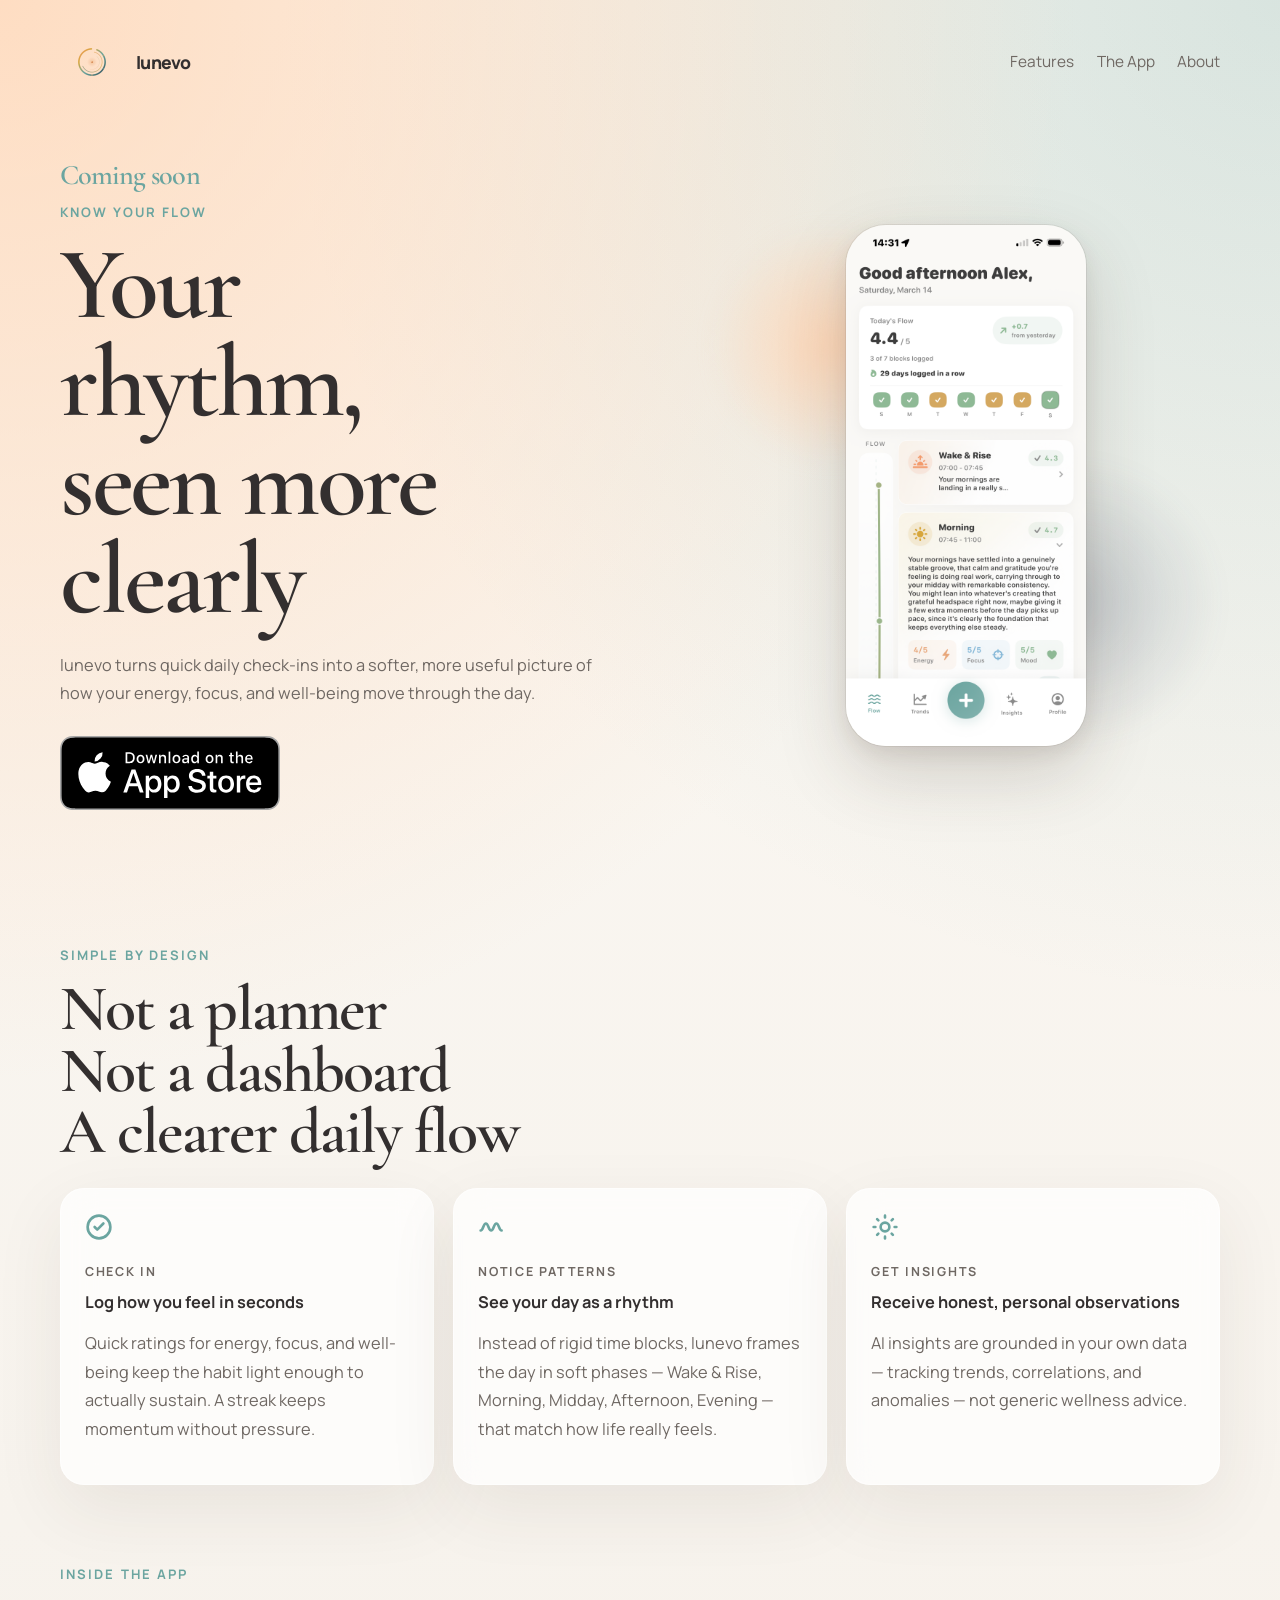
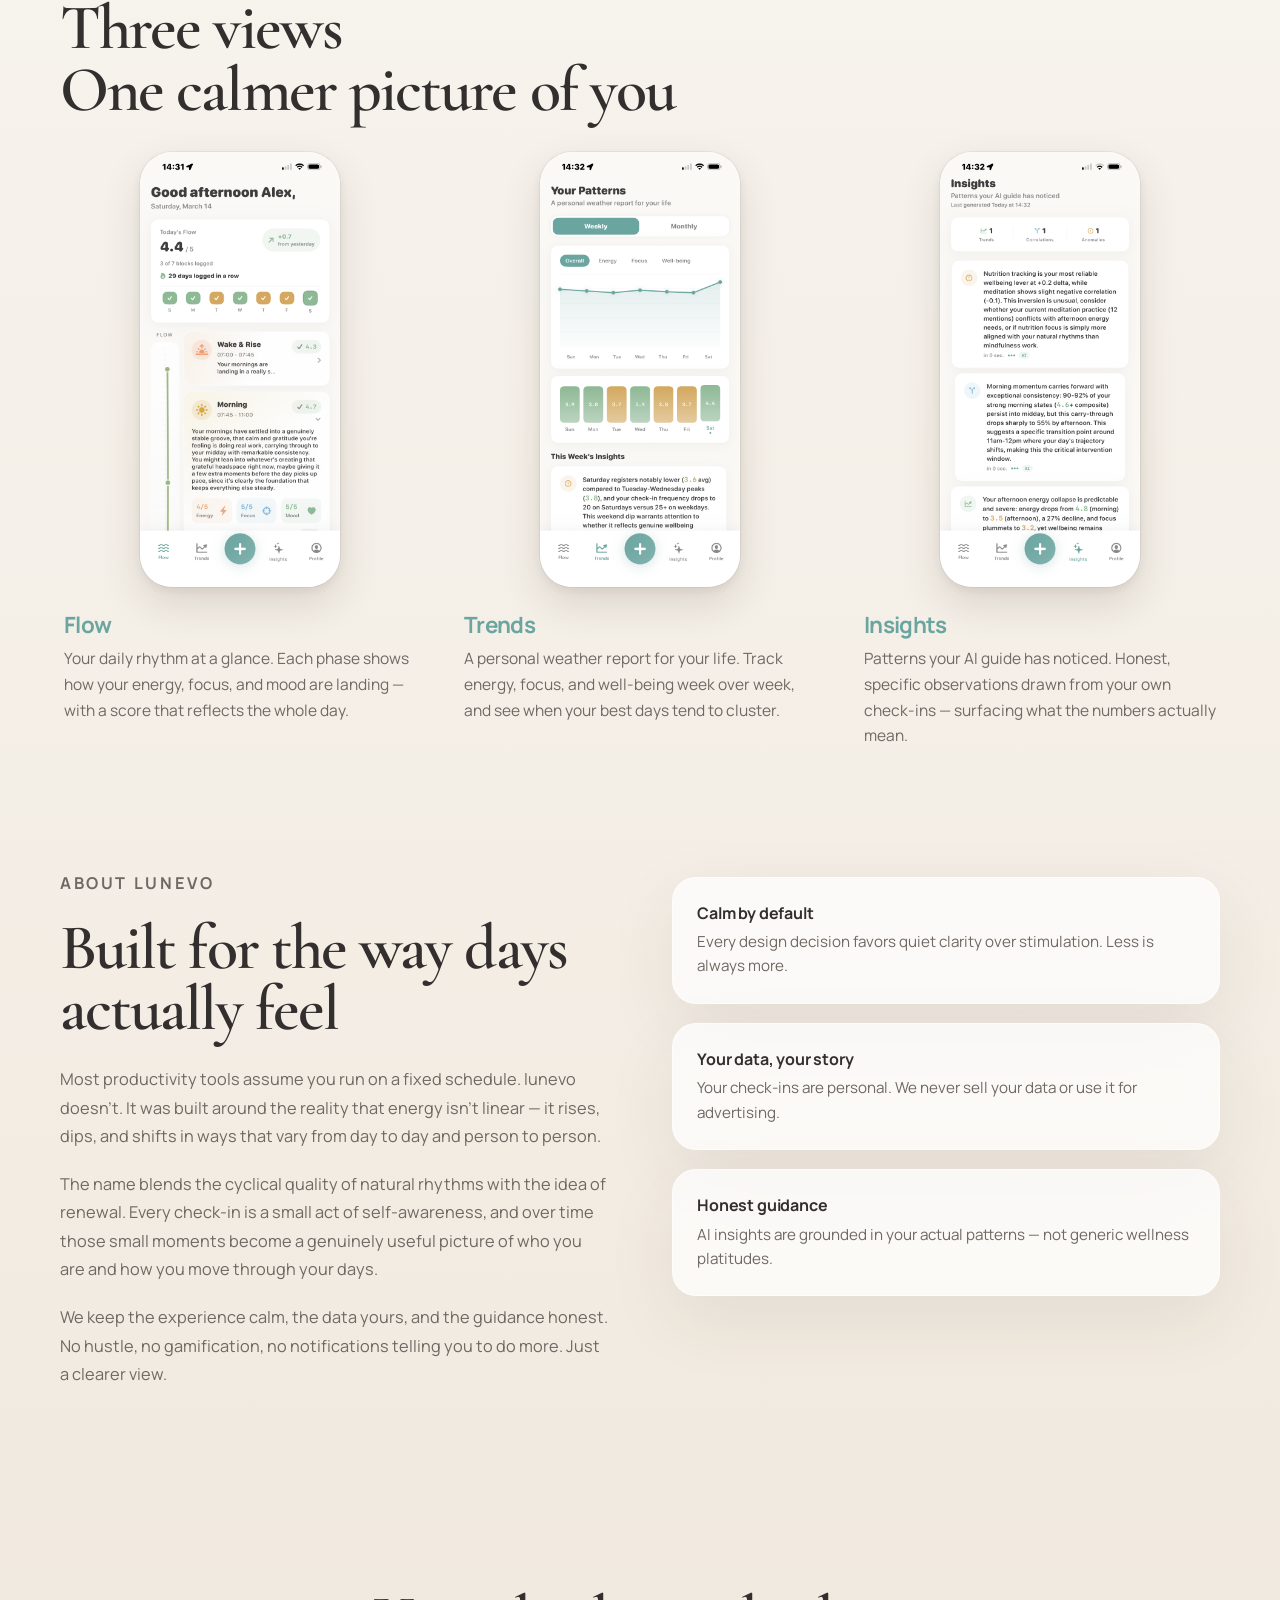
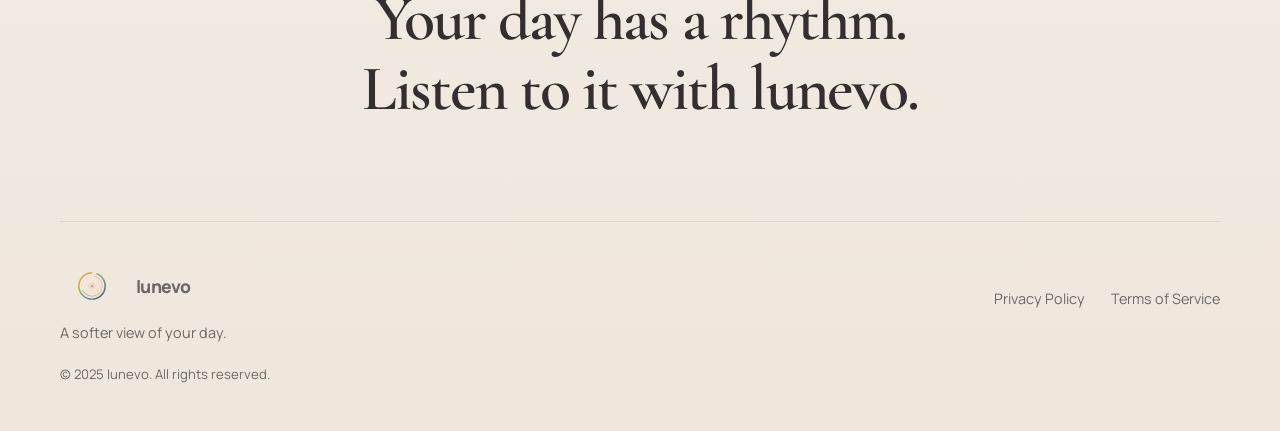
<file: index.html>
<!DOCTYPE html>
<html lang="en">
<head>
  <meta charset="UTF-8">
  <meta name="viewport" content="width=device-width, initial-scale=1.0">
  <title>lunevo — Know your flow</title>
  <meta
    name="description"
    content="lunevo helps you understand your daily flow with quick check-ins, gentle guidance, and a calmer view of your energy, focus, and well-being."
  >
  <link rel="preconnect" href="https://fonts.googleapis.com">
  <link rel="preconnect" href="https://fonts.gstatic.com" crossorigin>
  <link
    href="https://fonts.googleapis.com/css2?family=Manrope:wght@400;500;600;700;800&family=Cormorant+Garamond:wght@500;600;700&display=swap"
    rel="stylesheet"
  >
  <link rel="icon" type="image/png" sizes="32x32" href="./media/favicon-32.png">
  <link rel="icon" type="image/png" sizes="512x512" href="./media/favicon-512.png">
  <link rel="apple-touch-icon" sizes="180x180" href="./media/apple-touch-icon.png">
  <link rel="stylesheet" href="./styles.css">
</head>
<body>
  <div class="page-shell">

    <header class="hero">
      <nav class="topbar">
        <a class="brand" href="#top" aria-label="lunevo home">
          <img src="./media/lunevo_logo_new.png" alt="lunevo logo" class="brand-logo">
          <span class="brand-text">lunevo</span>
        </a>
        <div class="topbar-links">
          <a href="#features">Features</a>
          <a href="#screenshots">The App</a>
          <a href="#about">About</a>
        </div>
      </nav>

      <section class="hero-grid" id="top">
        <div class="hero-copy">
          <p class="launch-note" role="status" aria-label="Coming soon announcement">Coming soon</p>
          <p class="eyebrow">Know your flow</p>
          <h1>Your rhythm,<br>seen more clearly</h1>
          <p class="hero-text">
            lunevo turns quick daily check-ins into a softer, more useful picture of how your energy,
            focus, and well-being move through the day.
          </p>
          <div class="hero-actions">
            <a href="#" id="app-store-badge-link" aria-label="Download on the App Store">
              <img
                src="./media/Download_on_the_App_Store_Badge_US-UK_RGB_blk_092917.svg"
                alt="Download on the App Store"
              >
            </a>
          </div>
        </div>

        <div class="hero-visual">
          <div class="orb orb-one"></div>
          <div class="orb orb-two"></div>
          <div class="phone-hero-frame">
            <img
              src="./media/flowView.PNG"
              alt="lunevo Flow view — today's score and daily phase breakdown"
              class="phone-screenshot"
            >
          </div>
        </div>
      </section>
    </header>

    <main>

      <!-- Features -->
      <section class="section" id="features">
        <div class="section-heading">
          <p class="eyebrow">Simple by design</p>
          <h2>Not a planner<br>Not a dashboard<br>A clearer daily flow</h2>
        </div>
        <div class="card-grid">
          <article class="info-card">
            <div class="card-icon" aria-hidden="true">
              <svg width="28" height="28" viewBox="0 0 16 16" fill="none" xmlns="http://www.w3.org/2000/svg">
                <circle cx="8" cy="8" r="6.5" stroke="currentColor" stroke-width="1.5"/>
                <path d="M5.5 8L7 9.5L10.5 6" stroke="currentColor" stroke-width="1.5" stroke-linecap="round" stroke-linejoin="round"/>
              </svg>
            </div>
            <span class="card-kicker">Check in</span>
            <h3>Log how you feel in seconds</h3>
            <p>Quick ratings for energy, focus, and well-being keep the habit light enough to actually sustain. A streak keeps momentum without pressure.</p>
          </article>
          <article class="info-card">
            <div class="card-icon" aria-hidden="true">
              <svg width="28" height="28" viewBox="0 0 16 16" fill="none" xmlns="http://www.w3.org/2000/svg">
                <path d="M1.5 10C3 10 3 6 4.5 6C6 6 6 10 7.5 10C9 10 9 6 10.5 6C12 6 12 10 13.5 10" stroke="currentColor" stroke-width="1.5" stroke-linecap="round"/>
              </svg>
            </div>
            <span class="card-kicker">Notice patterns</span>
            <h3>See your day as a rhythm</h3>
            <p>Instead of rigid time blocks, lunevo frames the day in soft phases — Wake &amp; Rise, Morning, Midday, Afternoon, Evening — that match how life really feels.</p>
          </article>
          <article class="info-card">
            <div class="card-icon" aria-hidden="true">
              <svg width="28" height="28" viewBox="0 0 16 16" fill="none" xmlns="http://www.w3.org/2000/svg">
                <path d="M8 1.5V2.5M8 13.5V14.5M1.5 8H2.5M13.5 8H14.5M3.5 3.5L4.2 4.2M11.8 11.8L12.5 12.5M3.5 12.5L4.2 11.8M11.8 4.2L12.5 3.5" stroke="currentColor" stroke-width="1.5" stroke-linecap="round"/>
                <circle cx="8" cy="8" r="2.5" stroke="currentColor" stroke-width="1.5"/>
              </svg>
            </div>
            <span class="card-kicker">Get insights</span>
            <h3>Receive honest, personal observations</h3>
            <p>AI insights are grounded in your own data — tracking trends, correlations, and anomalies — not generic wellness advice.</p>
          </article>
        </div>
      </section>

      <!-- App Screenshots -->
      <section class="section screenshots-section" id="screenshots">
        <div class="section-heading">
          <p class="eyebrow">Inside the app</p>
          <h2>Three views<br>One calmer picture of you</h2>
        </div>
        <div class="screenshots-grid">
          <div class="screenshot-item">
            <div class="phone-frame">
              <img
                src="./media/flowView.PNG"
                alt="Flow view showing today's score of 4.4 out of 5, a 29-day streak, and phase breakdowns for Wake & Rise and Morning"
              >
            </div>
            <div class="screenshot-caption">
              <strong class="caption-title">Flow</strong>
              <p>Your daily rhythm at a glance. Each phase shows how your energy, focus, and mood are landing — with a score that reflects the whole day.</p>
            </div>
          </div>
          <div class="screenshot-item">
            <div class="phone-frame">
              <img
                src="./media/trendsView.PNG"
                alt="Trends view showing weekly and monthly charts for overall score, energy, focus, and well-being"
              >
            </div>
            <div class="screenshot-caption">
              <strong class="caption-title">Trends</strong>
              <p>A personal weather report for your life. Track energy, focus, and well-being week over week, and see when your best days tend to cluster.</p>
            </div>
          </div>
          <div class="screenshot-item">
            <div class="phone-frame">
              <img
                src="./media/insightsView.PNG"
                alt="Insights view showing AI-generated observations about trends, correlations, and anomalies in personal data"
              >
            </div>
            <div class="screenshot-caption">
              <strong class="caption-title">Insights</strong>
              <p>Patterns your AI guide has noticed. Honest, specific observations drawn from your own check-ins — surfacing what the numbers actually mean.</p>
            </div>
          </div>
        </div>
      </section>

      <!-- About -->
      <section class="section about-section" id="about">
        <div class="about-grid">
          <div class="about-copy">
            <p class="eyebrow">About lunevo</p>
            <h2>Built for the way days actually feel</h2>
            <p>
              Most productivity tools assume you run on a fixed schedule. lunevo doesn't.
              It was built around the reality that energy isn't linear — it rises, dips, and shifts
              in ways that vary from day to day and person to person.
            </p>
            <p>
              The name blends the cyclical quality of natural rhythms with the idea of renewal.
              Every check-in is a small act of self-awareness, and over time those small moments
              become a genuinely useful picture of who you are and how you move through your days.
            </p>
            <p>
              We keep the experience calm, the data yours, and the guidance honest.
              No hustle, no gamification, no notifications telling you to do more. Just a clearer view.
            </p>
          </div>
          <div class="about-values">
            <div class="value-item">
              <strong>Calm by default</strong>
              <p>Every design decision favors quiet clarity over stimulation. Less is always more.</p>
            </div>
            <div class="value-item">
              <strong>Your data, your story</strong>
              <p>Your check-ins are personal. We never sell your data or use it for advertising.</p>
            </div>
            <div class="value-item">
              <strong>Honest guidance</strong>
              <p>AI insights are grounded in your actual patterns — not generic wellness platitudes.</p>
            </div>
          </div>
        </div>
      </section>

    </main>

    <section class="why-section">
      <div class="why-inner">
        <p class="why-phrase">Your day has a rhythm.<br>Listen to it with lunevo.</p>
      </div>
    </section>

    <footer class="footer">
      <div class="footer-top">
        <div class="footer-brand">
          <a class="brand" href="#top" aria-label="lunevo home">
            <img src="./media/lunevo_logo_new.png" alt="lunevo logo" class="brand-logo">
            <span class="brand-text">lunevo</span>
          </a>
          <p class="footer-tagline">A softer view of your day.</p>
        </div>
        <nav class="footer-links" aria-label="Footer navigation">
          <a href="./privacy-policy.html">Privacy Policy</a>
          <a href="./terms-of-service.html">Terms of Service</a>
        </nav>
      </div>
      <p class="footer-bottom">&copy; 2025 lunevo. All rights reserved.</p>
    </footer>

  </div>

  <script src="./script.js"></script>
</body>
</html>
</file>
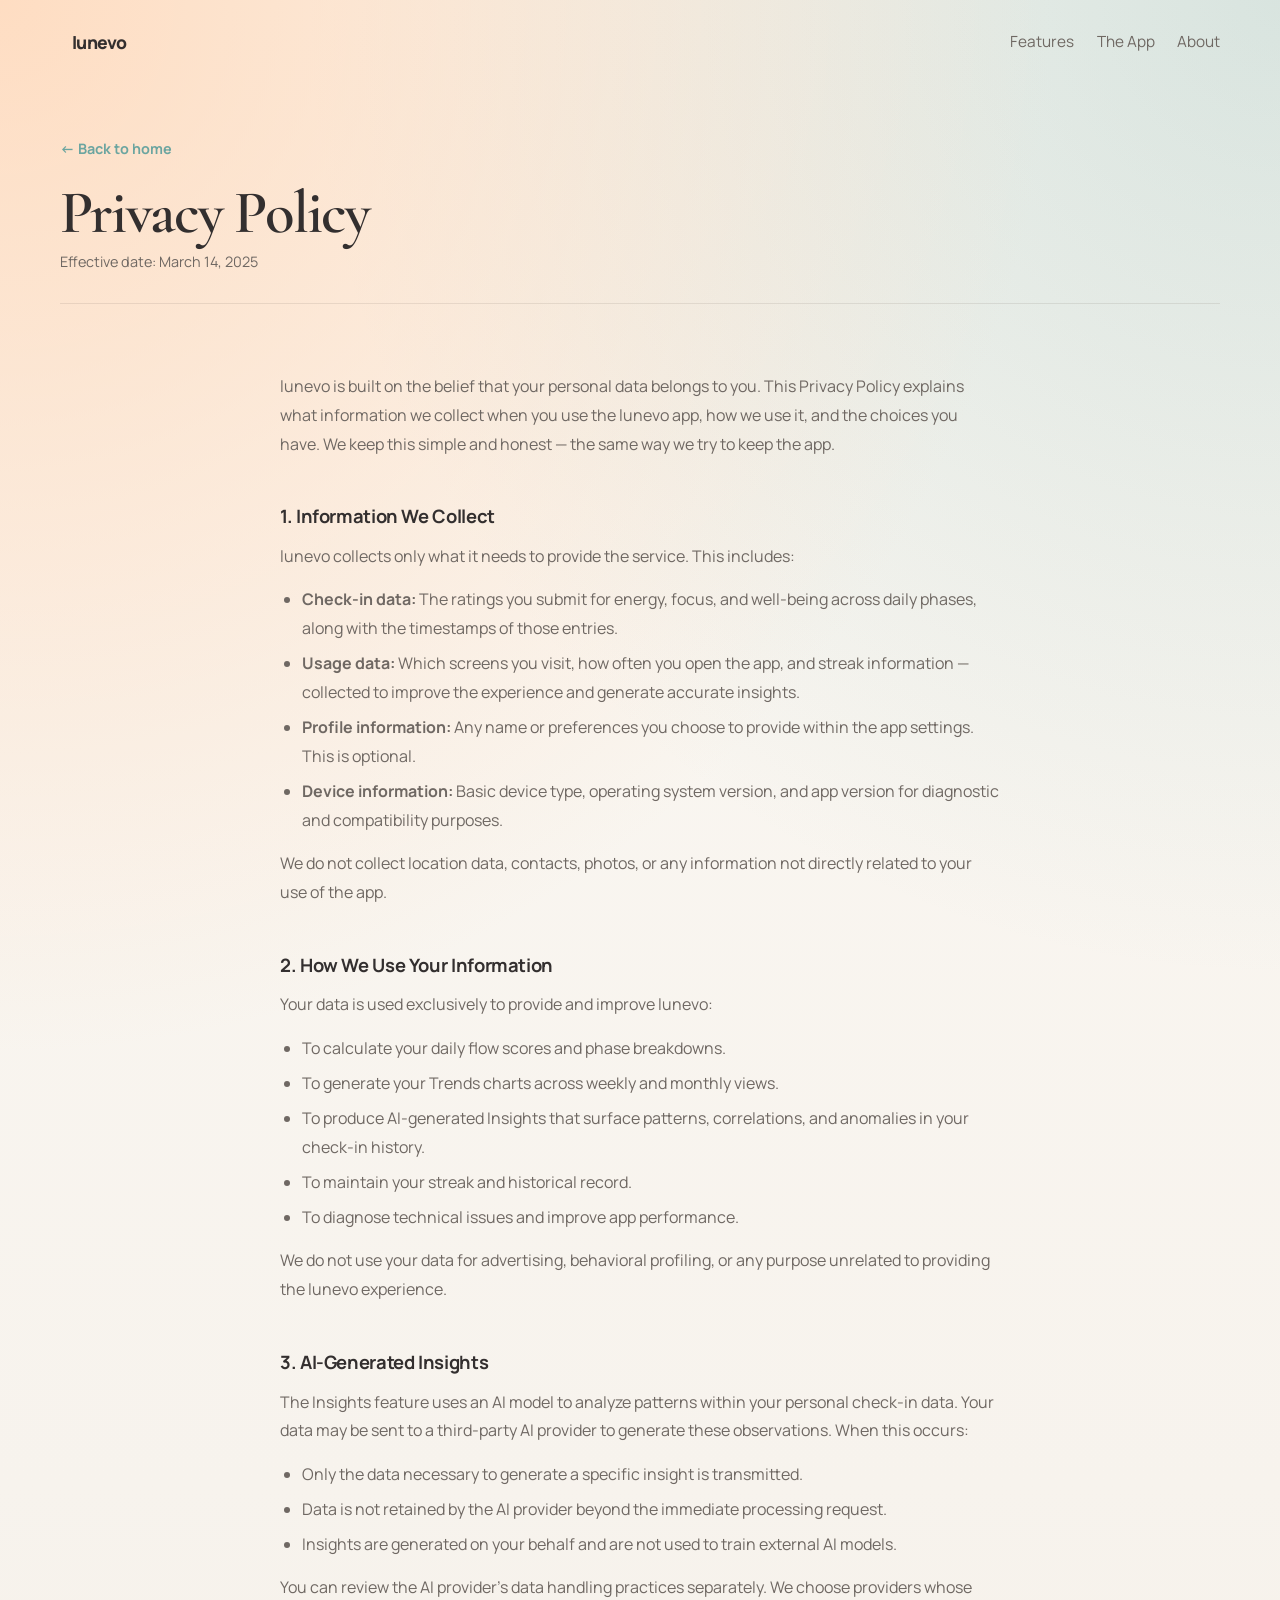
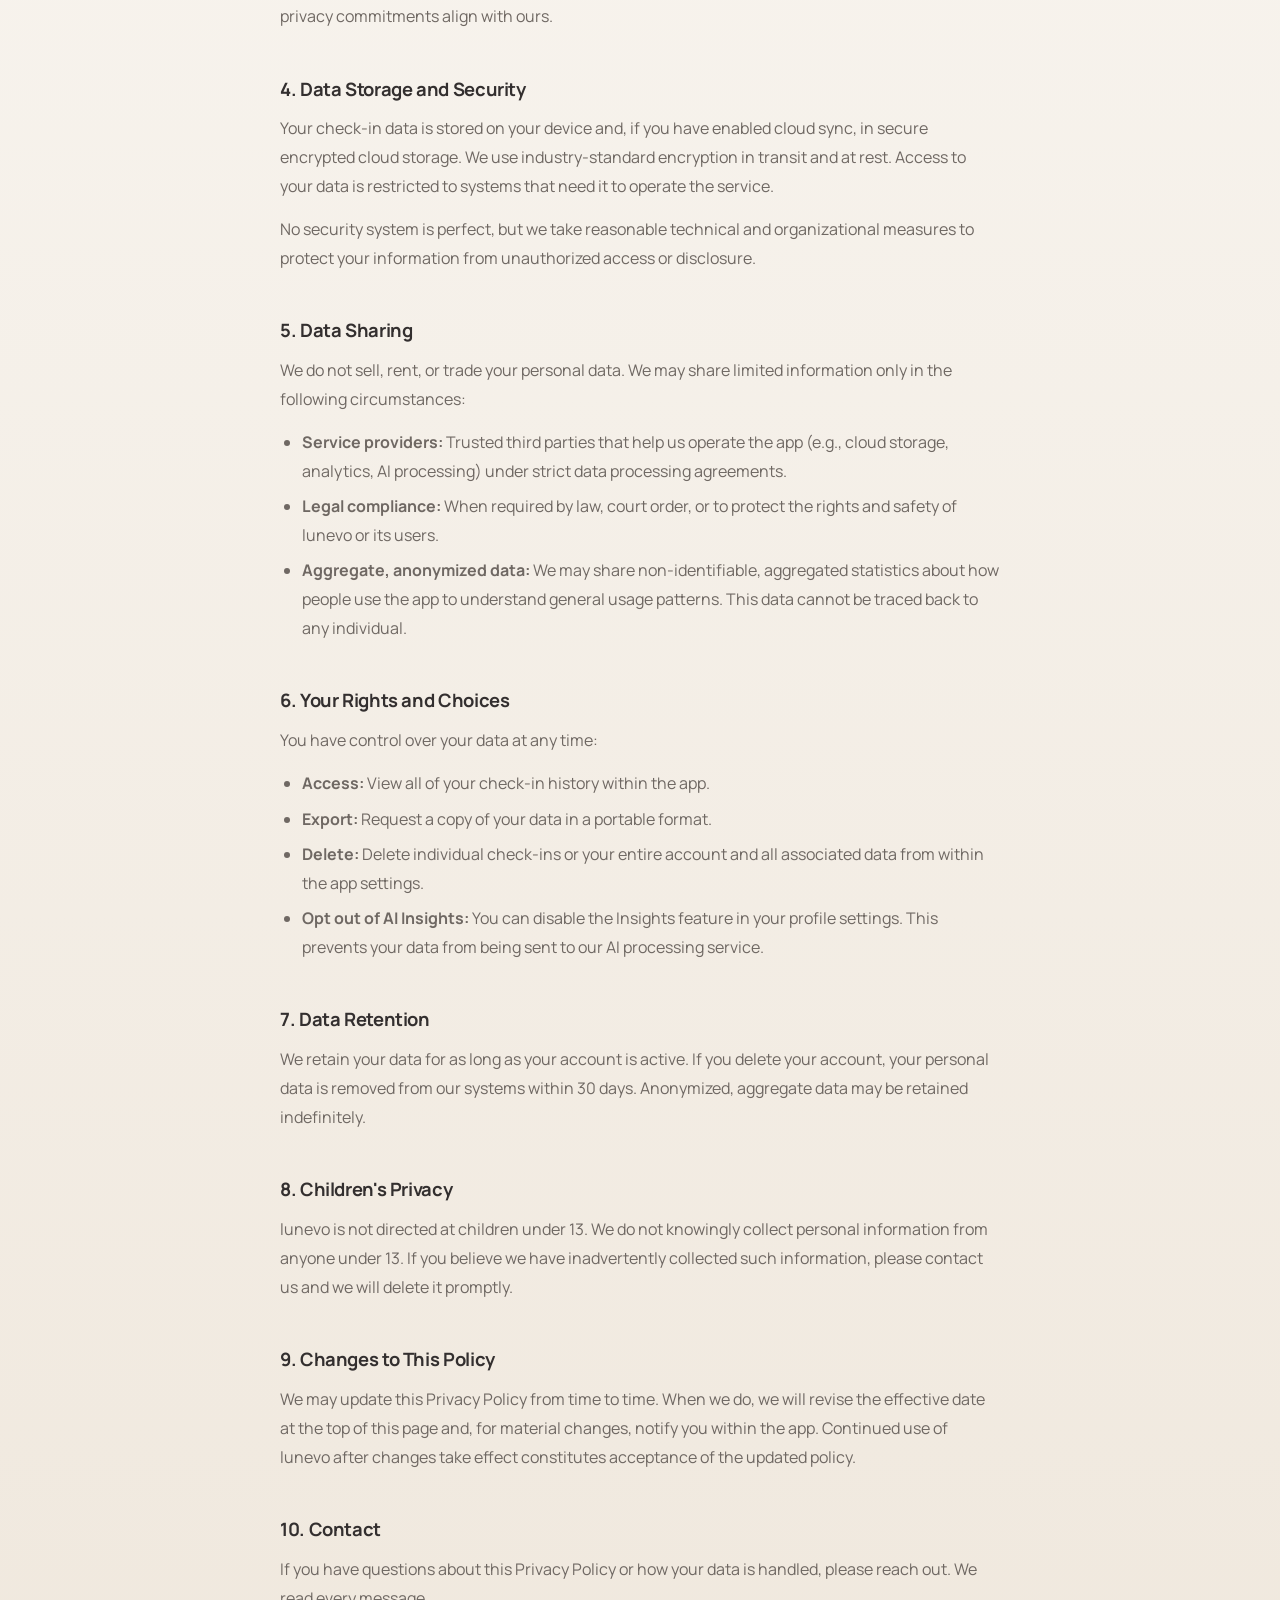
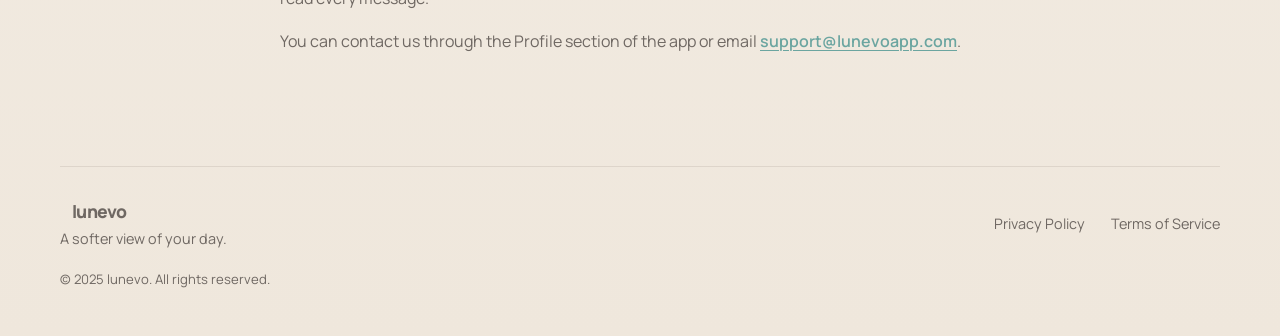
<file: privacy-policy.html>
<!DOCTYPE html>
<html lang="en">
<head>
  <meta charset="UTF-8">
  <meta name="viewport" content="width=device-width, initial-scale=1.0">
  <title>Privacy Policy — lunevo</title>
  <meta name="description" content="lunevo Privacy Policy — how we collect, use, and protect your personal data.">
  <link rel="preconnect" href="https://fonts.googleapis.com">
  <link rel="preconnect" href="https://fonts.gstatic.com" crossorigin>
  <link
    href="https://fonts.googleapis.com/css2?family=Manrope:wght@400;500;600;700;800&family=Cormorant+Garamond:wght@500;600;700&display=swap"
    rel="stylesheet"
  >
  <link rel="icon" type="image/png" sizes="32x32" href="./media/favicon-32.png">
  <link rel="icon" type="image/png" sizes="512x512" href="./media/favicon-512.png">
  <link rel="apple-touch-icon" sizes="180x180" href="./media/apple-touch-icon.png">
  <link rel="stylesheet" href="./styles.css">
</head>
<body>
  <div class="page-shell">

    <div class="hero" style="padding-bottom: 0;">
      <nav class="topbar">
        <a class="brand" href="./index.html" aria-label="lunevo home">
          <span class="brand-mark"></span>
          <span class="brand-text">lunevo</span>
        </a>
        <div class="topbar-links">
          <a href="./index.html#features">Features</a>
          <a href="./index.html#screenshots">The App</a>
          <a href="./index.html#about">About</a>
        </div>
      </nav>
    </div>

    <main>
      <div class="hero legal-header">
        <a class="back-link" href="./index.html">&#8592; Back to home</a>
        <h1>Privacy Policy</h1>
        <p class="legal-date">Effective date: March 14, 2025</p>
      </div>

      <div class="hero legal-body">

        <p>
          lunevo is built on the belief that your personal data belongs to you.
          This Privacy Policy explains what information we collect when you use the lunevo app,
          how we use it, and the choices you have. We keep this simple and honest — the same
          way we try to keep the app.
        </p>

        <h2>1. Information We Collect</h2>
        <p>
          lunevo collects only what it needs to provide the service. This includes:
        </p>
        <ul>
          <li>
            <strong>Check-in data:</strong> The ratings you submit for energy, focus, and well-being
            across daily phases, along with the timestamps of those entries.
          </li>
          <li>
            <strong>Usage data:</strong> Which screens you visit, how often you open the app, and
            streak information — collected to improve the experience and generate accurate insights.
          </li>
          <li>
            <strong>Profile information:</strong> Any name or preferences you choose to provide
            within the app settings. This is optional.
          </li>
          <li>
            <strong>Device information:</strong> Basic device type, operating system version, and
            app version for diagnostic and compatibility purposes.
          </li>
        </ul>
        <p>
          We do not collect location data, contacts, photos, or any information not directly
          related to your use of the app.
        </p>

        <h2>2. How We Use Your Information</h2>
        <p>Your data is used exclusively to provide and improve lunevo:</p>
        <ul>
          <li>To calculate your daily flow scores and phase breakdowns.</li>
          <li>To generate your Trends charts across weekly and monthly views.</li>
          <li>To produce AI-generated Insights that surface patterns, correlations, and
              anomalies in your check-in history.</li>
          <li>To maintain your streak and historical record.</li>
          <li>To diagnose technical issues and improve app performance.</li>
        </ul>
        <p>
          We do not use your data for advertising, behavioral profiling, or any purpose
          unrelated to providing the lunevo experience.
        </p>

        <h2>3. AI-Generated Insights</h2>
        <p>
          The Insights feature uses an AI model to analyze patterns within your personal
          check-in data. Your data may be sent to a third-party AI provider to generate
          these observations. When this occurs:
        </p>
        <ul>
          <li>Only the data necessary to generate a specific insight is transmitted.</li>
          <li>Data is not retained by the AI provider beyond the immediate processing request.</li>
          <li>Insights are generated on your behalf and are not used to train external AI models.</li>
        </ul>
        <p>
          You can review the AI provider's data handling practices separately. We choose
          providers whose privacy commitments align with ours.
        </p>

        <h2>4. Data Storage and Security</h2>
        <p>
          Your check-in data is stored on your device and, if you have enabled cloud sync,
          in secure encrypted cloud storage. We use industry-standard encryption in transit
          and at rest. Access to your data is restricted to systems that need it to operate
          the service.
        </p>
        <p>
          No security system is perfect, but we take reasonable technical and organizational
          measures to protect your information from unauthorized access or disclosure.
        </p>

        <h2>5. Data Sharing</h2>
        <p>
          We do not sell, rent, or trade your personal data. We may share limited information
          only in the following circumstances:
        </p>
        <ul>
          <li>
            <strong>Service providers:</strong> Trusted third parties that help us operate the app
            (e.g., cloud storage, analytics, AI processing) under strict data processing agreements.
          </li>
          <li>
            <strong>Legal compliance:</strong> When required by law, court order, or to protect the
            rights and safety of lunevo or its users.
          </li>
          <li>
            <strong>Aggregate, anonymized data:</strong> We may share non-identifiable, aggregated
            statistics about how people use the app to understand general usage patterns.
            This data cannot be traced back to any individual.
          </li>
        </ul>

        <h2>6. Your Rights and Choices</h2>
        <p>You have control over your data at any time:</p>
        <ul>
          <li><strong>Access:</strong> View all of your check-in history within the app.</li>
          <li><strong>Export:</strong> Request a copy of your data in a portable format.</li>
          <li><strong>Delete:</strong> Delete individual check-ins or your entire account and
              all associated data from within the app settings.</li>
          <li><strong>Opt out of AI Insights:</strong> You can disable the Insights feature
              in your profile settings. This prevents your data from being sent to our
              AI processing service.</li>
        </ul>

        <h2>7. Data Retention</h2>
        <p>
          We retain your data for as long as your account is active. If you delete your account,
          your personal data is removed from our systems within 30 days. Anonymized, aggregate
          data may be retained indefinitely.
        </p>

        <h2>8. Children's Privacy</h2>
        <p>
          lunevo is not directed at children under 13. We do not knowingly collect personal
          information from anyone under 13. If you believe we have inadvertently collected
          such information, please contact us and we will delete it promptly.
        </p>

        <h2>9. Changes to This Policy</h2>
        <p>
          We may update this Privacy Policy from time to time. When we do, we will revise
          the effective date at the top of this page and, for material changes, notify you
          within the app. Continued use of lunevo after changes take effect constitutes
          acceptance of the updated policy.
        </p>

        <h2>10. Contact</h2>
        <p>
          If you have questions about this Privacy Policy or how your data is handled,
          please reach out. We read every message.
        </p>
        <p>
          You can contact us through the Profile section of the app or email
          <a href="mailto:support@lunevoapp.com">support@lunevoapp.com</a>.
        </p>

      </div>
    </main>

    <footer class="footer hero" style="margin-top: auto;">
      <div class="footer-top">
        <div class="footer-brand">
          <a class="brand" href="./index.html" aria-label="lunevo home">
            <span class="brand-mark"></span>
            <span class="brand-text">lunevo</span>
          </a>
          <p class="footer-tagline">A softer view of your day.</p>
        </div>
        <nav class="footer-links" aria-label="Footer navigation">
          <a href="./privacy-policy.html">Privacy Policy</a>
          <a href="./terms-of-service.html">Terms of Service</a>
        </nav>
      </div>
      <p class="footer-bottom">&copy; 2025 lunevo. All rights reserved.</p>
    </footer>

  </div>

  <script src="./script.js"></script>
</body>
</html>
</file>
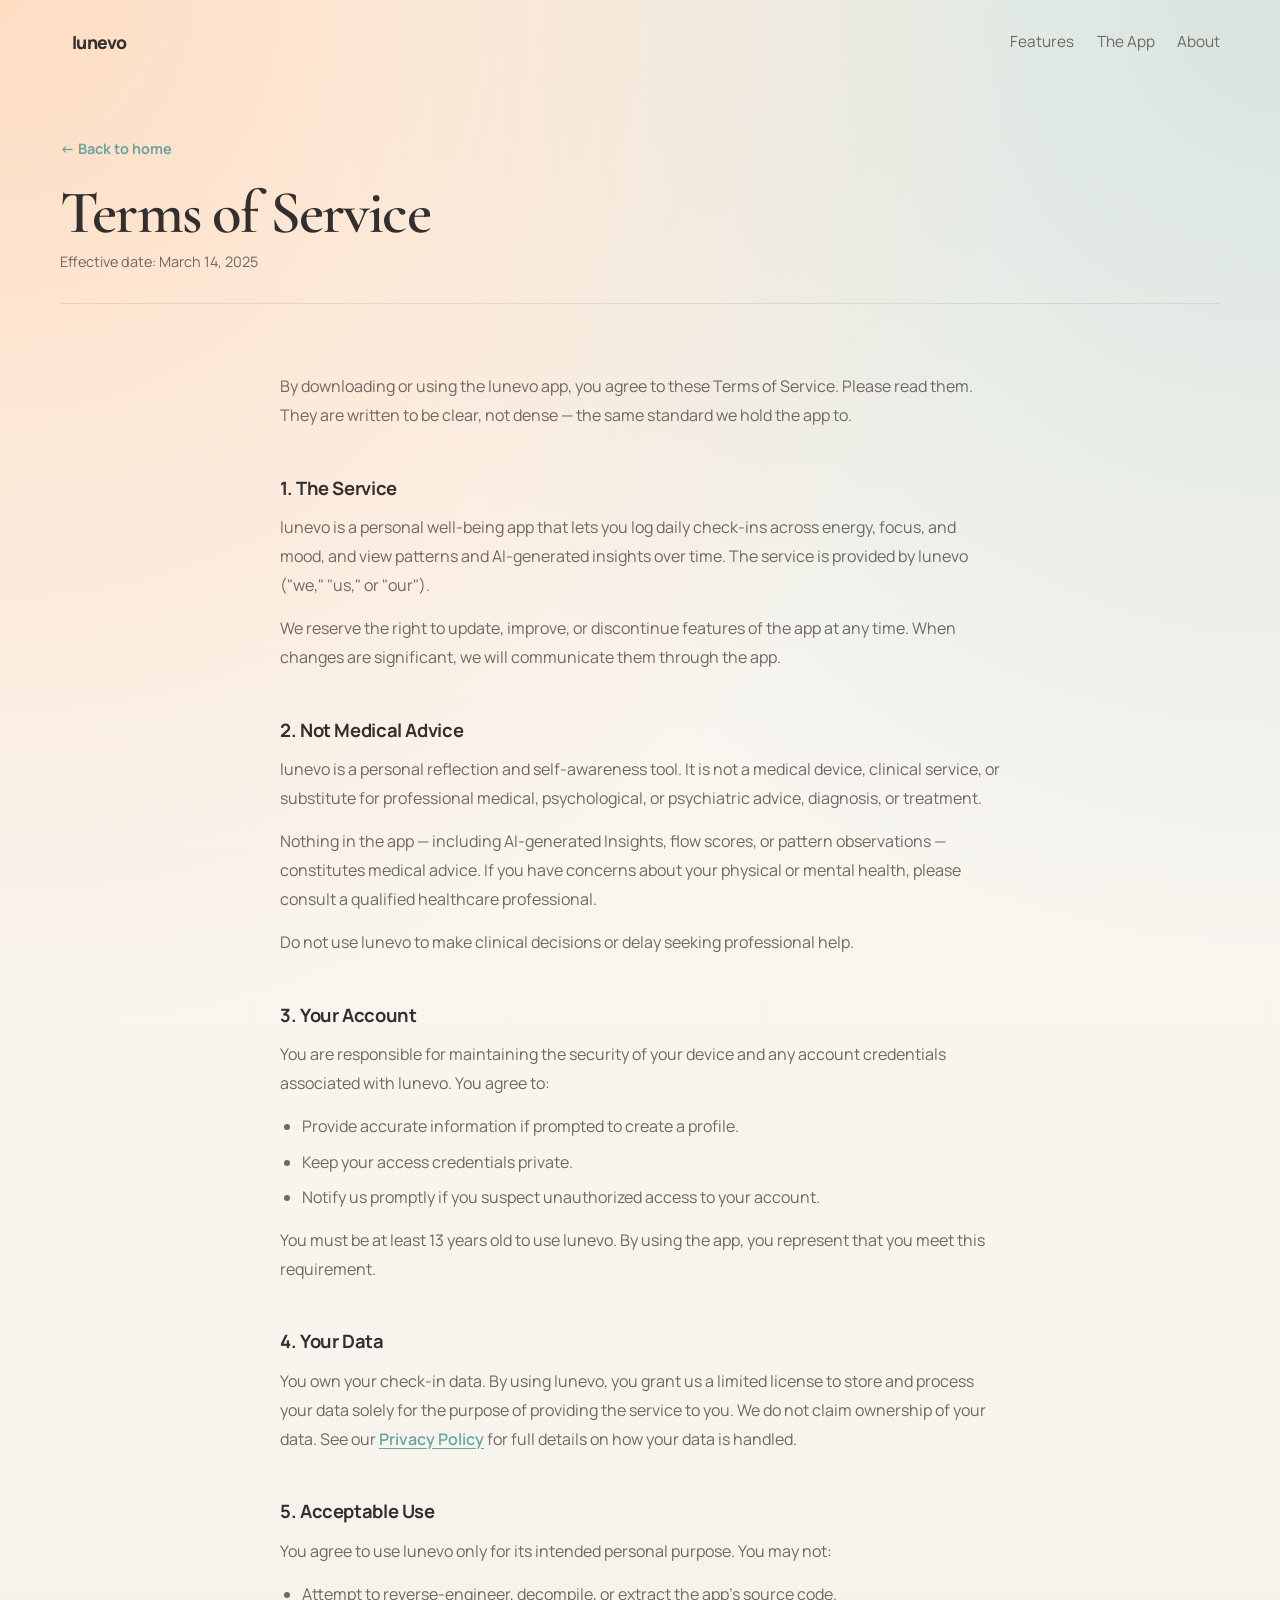
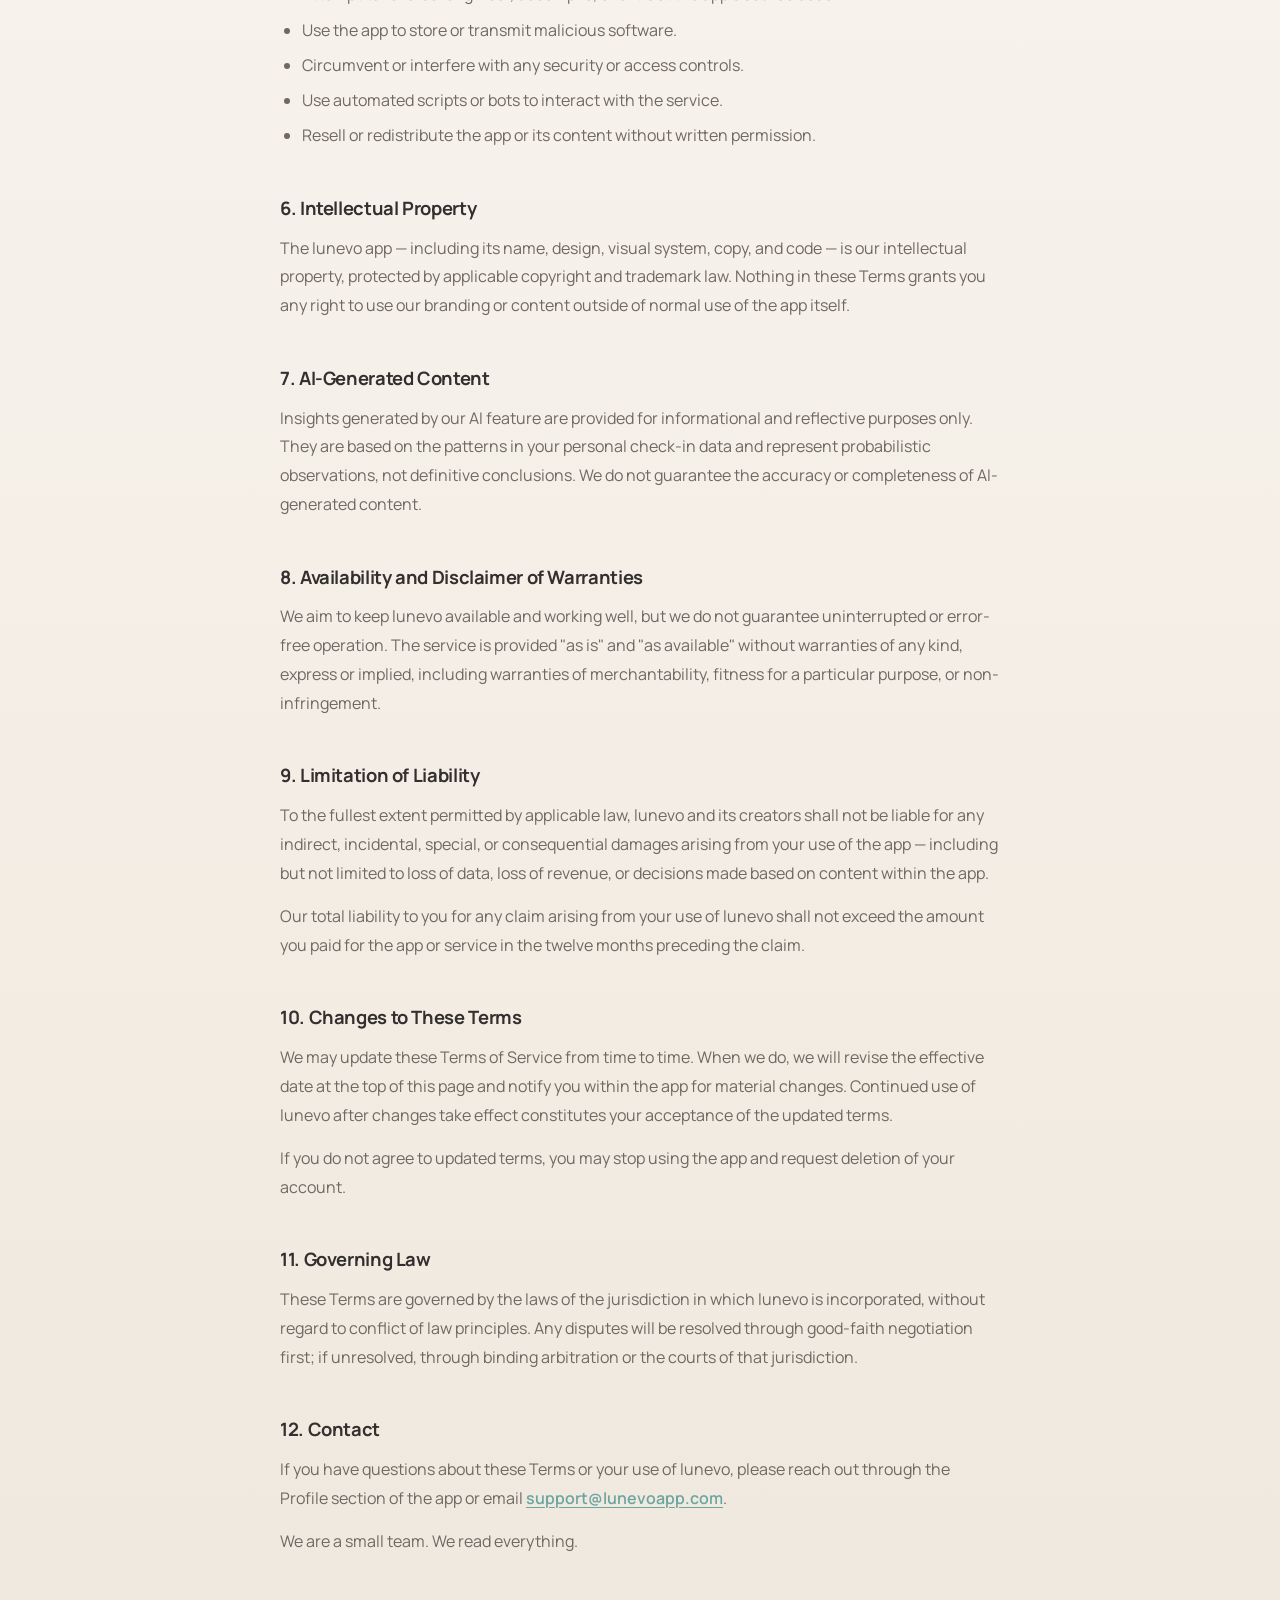
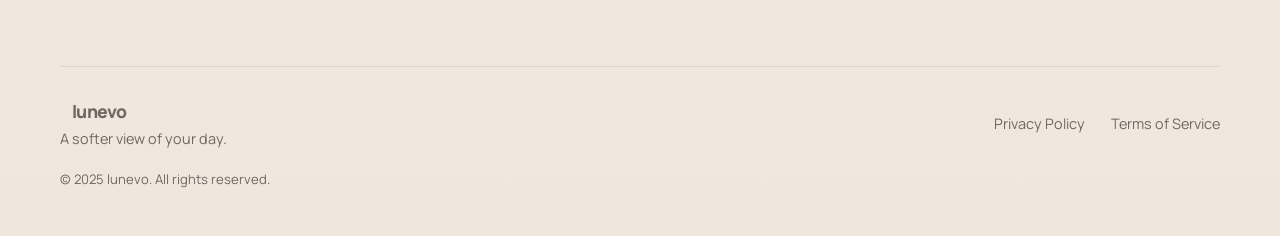
<file: terms-of-service.html>
<!DOCTYPE html>
<html lang="en">
<head>
  <meta charset="UTF-8">
  <meta name="viewport" content="width=device-width, initial-scale=1.0">
  <title>Terms of Service — lunevo</title>
  <meta name="description" content="lunevo Terms of Service — the agreement that governs your use of the lunevo app.">
  <link rel="preconnect" href="https://fonts.googleapis.com">
  <link rel="preconnect" href="https://fonts.gstatic.com" crossorigin>
  <link
    href="https://fonts.googleapis.com/css2?family=Manrope:wght@400;500;600;700;800&family=Cormorant+Garamond:wght@500;600;700&display=swap"
    rel="stylesheet"
  >
  <link rel="icon" type="image/png" sizes="32x32" href="./media/favicon-32.png">
  <link rel="icon" type="image/png" sizes="512x512" href="./media/favicon-512.png">
  <link rel="apple-touch-icon" sizes="180x180" href="./media/apple-touch-icon.png">
  <link rel="stylesheet" href="./styles.css">
</head>
<body>
  <div class="page-shell">

    <div class="hero" style="padding-bottom: 0;">
      <nav class="topbar">
        <a class="brand" href="./index.html" aria-label="lunevo home">
          <span class="brand-mark"></span>
          <span class="brand-text">lunevo</span>
        </a>
        <div class="topbar-links">
          <a href="./index.html#features">Features</a>
          <a href="./index.html#screenshots">The App</a>
          <a href="./index.html#about">About</a>
        </div>
      </nav>
    </div>

    <main>
      <div class="hero legal-header">
        <a class="back-link" href="./index.html">&#8592; Back to home</a>
        <h1>Terms of Service</h1>
        <p class="legal-date">Effective date: March 14, 2025</p>
      </div>

      <div class="hero legal-body">

        <p>
          By downloading or using the lunevo app, you agree to these Terms of Service.
          Please read them. They are written to be clear, not dense — the same standard
          we hold the app to.
        </p>

        <h2>1. The Service</h2>
        <p>
          lunevo is a personal well-being app that lets you log daily check-ins across
          energy, focus, and mood, and view patterns and AI-generated insights over time.
          The service is provided by lunevo ("we," "us," or "our").
        </p>
        <p>
          We reserve the right to update, improve, or discontinue features of the app at
          any time. When changes are significant, we will communicate them through the app.
        </p>

        <h2>2. Not Medical Advice</h2>
        <p>
          lunevo is a personal reflection and self-awareness tool. It is not a medical
          device, clinical service, or substitute for professional medical, psychological,
          or psychiatric advice, diagnosis, or treatment.
        </p>
        <p>
          Nothing in the app — including AI-generated Insights, flow scores, or pattern
          observations — constitutes medical advice. If you have concerns about your
          physical or mental health, please consult a qualified healthcare professional.
        </p>
        <p>
          Do not use lunevo to make clinical decisions or delay seeking professional help.
        </p>

        <h2>3. Your Account</h2>
        <p>
          You are responsible for maintaining the security of your device and any account
          credentials associated with lunevo. You agree to:
        </p>
        <ul>
          <li>Provide accurate information if prompted to create a profile.</li>
          <li>Keep your access credentials private.</li>
          <li>Notify us promptly if you suspect unauthorized access to your account.</li>
        </ul>
        <p>
          You must be at least 13 years old to use lunevo. By using the app, you represent
          that you meet this requirement.
        </p>

        <h2>4. Your Data</h2>
        <p>
          You own your check-in data. By using lunevo, you grant us a limited license to
          store and process your data solely for the purpose of providing the service to you.
          We do not claim ownership of your data. See our
          <a href="./privacy-policy.html">Privacy Policy</a> for full details on how your
          data is handled.
        </p>

        <h2>5. Acceptable Use</h2>
        <p>
          You agree to use lunevo only for its intended personal purpose. You may not:
        </p>
        <ul>
          <li>Attempt to reverse-engineer, decompile, or extract the app's source code.</li>
          <li>Use the app to store or transmit malicious software.</li>
          <li>Circumvent or interfere with any security or access controls.</li>
          <li>Use automated scripts or bots to interact with the service.</li>
          <li>Resell or redistribute the app or its content without written permission.</li>
        </ul>

        <h2>6. Intellectual Property</h2>
        <p>
          The lunevo app — including its name, design, visual system, copy, and code — is
          our intellectual property, protected by applicable copyright and trademark law.
          Nothing in these Terms grants you any right to use our branding or content outside
          of normal use of the app itself.
        </p>

        <h2>7. AI-Generated Content</h2>
        <p>
          Insights generated by our AI feature are provided for informational and
          reflective purposes only. They are based on the patterns in your personal
          check-in data and represent probabilistic observations, not definitive conclusions.
          We do not guarantee the accuracy or completeness of AI-generated content.
        </p>

        <h2>8. Availability and Disclaimer of Warranties</h2>
        <p>
          We aim to keep lunevo available and working well, but we do not guarantee
          uninterrupted or error-free operation. The service is provided "as is" and
          "as available" without warranties of any kind, express or implied, including
          warranties of merchantability, fitness for a particular purpose, or
          non-infringement.
        </p>

        <h2>9. Limitation of Liability</h2>
        <p>
          To the fullest extent permitted by applicable law, lunevo and its creators
          shall not be liable for any indirect, incidental, special, or consequential
          damages arising from your use of the app — including but not limited to loss
          of data, loss of revenue, or decisions made based on content within the app.
        </p>
        <p>
          Our total liability to you for any claim arising from your use of lunevo
          shall not exceed the amount you paid for the app or service in the twelve
          months preceding the claim.
        </p>

        <h2>10. Changes to These Terms</h2>
        <p>
          We may update these Terms of Service from time to time. When we do, we will
          revise the effective date at the top of this page and notify you within the app
          for material changes. Continued use of lunevo after changes take effect
          constitutes your acceptance of the updated terms.
        </p>
        <p>
          If you do not agree to updated terms, you may stop using the app and request
          deletion of your account.
        </p>

        <h2>11. Governing Law</h2>
        <p>
          These Terms are governed by the laws of the jurisdiction in which lunevo
          is incorporated, without regard to conflict of law principles. Any disputes
          will be resolved through good-faith negotiation first; if unresolved,
          through binding arbitration or the courts of that jurisdiction.
        </p>

        <h2>12. Contact</h2>
        <p>
          If you have questions about these Terms or your use of lunevo, please reach
          out through the Profile section of the app or email
          <a href="mailto:support@lunevoapp.com">support@lunevoapp.com</a>.
        </p>
        <p>
          We are a small team. We read everything.
        </p>

      </div>
    </main>

    <footer class="footer hero" style="margin-top: auto;">
      <div class="footer-top">
        <div class="footer-brand">
          <a class="brand" href="./index.html" aria-label="lunevo home">
            <span class="brand-mark"></span>
            <span class="brand-text">lunevo</span>
          </a>
          <p class="footer-tagline">A softer view of your day.</p>
        </div>
        <nav class="footer-links" aria-label="Footer navigation">
          <a href="./privacy-policy.html">Privacy Policy</a>
          <a href="./terms-of-service.html">Terms of Service</a>
        </nav>
      </div>
      <p class="footer-bottom">&copy; 2025 lunevo. All rights reserved.</p>
    </footer>

  </div>

  <script src="./script.js"></script>
</body>
</html>
</file>
<file: styles.css>
:root {
  --bg: #f7f3ed;
  --bg-deep: #efe7dc;
  --surface: rgba(255, 255, 255, 0.72);
  --surface-strong: rgba(255, 255, 255, 0.9);
  --text: #332f2f;
  --muted: #6f6863;
  --line: rgba(93, 78, 68, 0.12);
  --teal: #6ba5a0;
  --peach: #ffd4b2;
  --gold: #f2c977;
  --rose: #c89db0;
  --navy: #31405d;
  --shadow: 0 24px 70px rgba(65, 49, 38, 0.08);
  --radius-xl: 32px;
  --radius-lg: 24px;
  --radius-md: 18px;
  --max-width: 1160px;
}

* {
  box-sizing: border-box;
}

html {
  scroll-behavior: smooth;
}

body {
  margin: 0;
  font-family: "Manrope", sans-serif;
  color: var(--text);
  background:
    radial-gradient(circle at top left, rgba(255, 212, 178, 0.75), transparent 28%),
    radial-gradient(circle at top right, rgba(107, 165, 160, 0.24), transparent 26%),
    linear-gradient(180deg, #fbf8f3 0%, var(--bg) 42%, var(--bg-deep) 100%);
}

a {
  color: inherit;
  text-decoration: none;
}

.page-shell {
  min-height: 100vh;
}

.hero,
.section,
.footer,
.why-inner {
  width: min(calc(100% - 2rem), var(--max-width));
  margin: 0 auto;
}

.hero {
  padding: 1.25rem 0 2rem;
}

.topbar {
  display: flex;
  align-items: center;
  justify-content: space-between;
  gap: 1rem;
  padding: 0.6rem 0 2.2rem;
}

.brand {
  display: inline-flex;
  align-items: center;
  gap: 0.75rem;
  font-weight: 800;
  letter-spacing: -0.04em;
}

.brand-logo {
  width: clamp(48px, 5vw, 64px);
  height: clamp(48px, 5vw, 64px);
  display: block;
  flex-shrink: 0;
  object-fit: cover;
  object-position: center;
}

.brand-text {
  font-size: 1.1rem;
  font-weight: 800;
  letter-spacing: -0.04em;
}

.topbar-links {
  display: inline-flex;
  gap: 1.4rem;
  color: var(--muted);
  font-size: 0.96rem;
}

.hero-grid {
  display: grid;
  grid-template-columns: 1.1fr 0.9fr;
  gap: 2rem;
  align-items: center;
  padding: 2rem 0 4rem;
}

.eyebrow {
  margin: 0 0 0.9rem;
  color: var(--teal);
  font-size: 0.82rem;
  font-weight: 700;
  letter-spacing: 0.16em;
  text-transform: uppercase;
}

.launch-note {
  margin: 0 0 0.85rem;
  color: var(--teal);
  font-family: "Cormorant Garamond", serif;
  font-size: clamp(1.55rem, 2.2vw, 2rem);
  font-weight: 600;
  letter-spacing: -0.03em;
  line-height: 1;
}

.hero-copy h1,
.section-heading h2,
.showcase-copy h2,
.future-card h2 {
  margin: 0;
  font-family: "Cormorant Garamond", serif;
  font-weight: 600;
  letter-spacing: -0.03em;
  line-height: 0.96;
}

.hero-copy h1 {
  font-size: clamp(3.6rem, 8vw, 6.7rem);
  max-width: 9ch;
}

.hero-text,
.showcase-copy p,
.future-card p,
.info-card p {
  color: var(--muted);
  line-height: 1.75;
  font-size: 1.02rem;
}

.hero-text {
  max-width: 34rem;
  margin: 1.4rem 0 0;
}

.hero-actions {
  display: flex;
  flex-wrap: wrap;
  gap: 0.9rem;
  margin-top: 1.8rem;
}

#app-store-badge-link img {
  width: 220px;
  height: auto;
  display: block;
}

.button {
  display: inline-flex;
  align-items: center;
  justify-content: center;
  min-height: 3rem;
  padding: 0.8rem 1.2rem;
  border-radius: 999px;
  font-weight: 700;
  transition: transform 180ms ease, background-color 180ms ease, border-color 180ms ease;
}

.button:hover,
.button:focus-visible,
.text-link:hover,
.text-link:focus-visible,
.topbar-links a:hover,
.topbar-links a:focus-visible {
  transform: translateY(-1px);
}

.button-primary {
  color: white;
  background: linear-gradient(135deg, var(--teal), #507c92);
  box-shadow: 0 18px 30px rgba(80, 124, 146, 0.18);
}

.button-secondary {
  border: 1px solid var(--line);
  background: rgba(255, 255, 255, 0.48);
}

.hero-visual {
  position: relative;
  min-height: 32rem;
  display: grid;
  place-items: center;
}

.orb {
  position: absolute;
  border-radius: 999px;
  filter: blur(10px);
}

.orb-one {
  inset: 0 auto auto 0;
  width: 15rem;
  height: 15rem;
  background: radial-gradient(circle, rgba(255, 212, 178, 0.9), transparent 72%);
}

.orb-two {
  inset: auto 0 0 auto;
  width: 18rem;
  height: 18rem;
  background: radial-gradient(circle, rgba(49, 64, 93, 0.22), transparent 72%);
}

.flow-card,
.info-card,
.future-card {
  background: var(--surface);
  backdrop-filter: blur(16px);
  border: 1px solid rgba(255, 255, 255, 0.55);
  box-shadow: var(--shadow);
}

.flow-card {
  position: relative;
  z-index: 1;
  width: min(100%, 28rem);
  padding: 1.5rem;
  border-radius: var(--radius-xl);
}

.flow-label,
.card-kicker {
  display: inline-block;
  margin: 0 0 0.7rem;
  color: var(--muted);
  font-size: 0.78rem;
  font-weight: 700;
  letter-spacing: 0.14em;
  text-transform: uppercase;
}

.card-icon {
  display: block;
  margin-bottom: 1.1rem;
  color: var(--teal);
  line-height: 0;
}

.flow-band {
  padding: 0.8rem;
  border-radius: 999px;
  background: rgba(255, 255, 255, 0.6);
}

.flow-band span {
  display: block;
  height: 1rem;
  border-radius: 999px;
  background: linear-gradient(90deg, var(--peach), #ffe5a5, #e8a87c, var(--rose), #7084b6, var(--navy));
}

.phase-list {
  display: grid;
  gap: 1rem;
  margin-top: 1.2rem;
}

.phase-list div {
  padding: 0.95rem 1rem;
  border-radius: var(--radius-md);
  background: rgba(255, 255, 255, 0.62);
}

.phase-list strong,
.info-card h3 {
  display: block;
  margin: 0 0 0.35rem;
  font-size: 1.02rem;
}

.phase-list p {
  margin: 0;
  color: var(--muted);
  line-height: 1.55;
}

.section {
  padding: 2.5rem 0;
}

.section-heading {
  max-width: 48rem;
  margin-bottom: 1.6rem;
}

.section-heading h2,
.showcase-copy h2,
.future-card h2 {
  font-size: clamp(2.6rem, 5vw, 4.3rem);
}

.card-grid {
  display: grid;
  grid-template-columns: repeat(3, minmax(0, 1fr));
  gap: 1.2rem;
}

.info-card {
  padding: 1.5rem;
  border-radius: var(--radius-lg);
}

.showcase {
  display: grid;
  grid-template-columns: 0.95fr 1.05fr;
  gap: 1.4rem;
  align-items: center;
}

.showcase-panel {
  display: grid;
  gap: 1rem;
}

.mini-panel {
  min-height: 9rem;
  padding: 1.4rem;
  border-radius: var(--radius-lg);
  color: white;
  box-shadow: var(--shadow);
}

.mini-panel span {
  display: block;
  margin-bottom: 0.5rem;
  font-size: 0.82rem;
  font-weight: 700;
  letter-spacing: 0.1em;
  text-transform: uppercase;
}

.mini-panel strong {
  font-size: 1.3rem;
  line-height: 1.3;
}

.sunrise {
  background: linear-gradient(135deg, #f3a56c, #f2d890);
  color: #44311f;
}

.midday {
  background: linear-gradient(135deg, #6ba5a0, #85b5ce);
}

.dusk {
  background: linear-gradient(135deg, #c0899f, #58698a);
}

.future {
  padding-bottom: 5rem;
}

.future-card {
  padding: 2rem;
  border-radius: var(--radius-xl);
}

.text-link {
  display: inline-flex;
  margin-top: 1rem;
  color: var(--teal);
  font-weight: 700;
}

.footer {
  display: flex;
  flex-direction: column;
  gap: 1.4rem;
  padding: 2rem 0 3rem;
  border-top: 1px solid var(--line);
  color: var(--muted);
  font-size: 0.95rem;
}

.reveal {
  opacity: 0;
  transform: translateY(18px);
  transition: opacity 700ms ease, transform 700ms ease;
}

.reveal.is-visible {
  opacity: 1;
  transform: translateY(0);
}

@media (max-width: 920px) {
  .hero-grid,
  .showcase,
  .card-grid {
    grid-template-columns: 1fr;
  }

  .hero {
    padding-top: 0.8rem;
  }

  .hero-grid {
    padding-top: 1rem;
  }

  .hero-visual {
    min-height: 26rem;
  }
}

@media (max-width: 640px) {
  .hero,
  .section,
  .footer,
  .why-inner {
    width: min(calc(100% - 1.2rem), var(--max-width));
  }

  .topbar {
    align-items: flex-start;
    flex-direction: column;
    padding-bottom: 1.5rem;
  }

  .topbar-links {
    flex-wrap: wrap;
    gap: 0.9rem;
  }

  .hero-copy h1 {
    font-size: clamp(3.1rem, 16vw, 4.6rem);
  }

  .launch-note {
    font-size: 1.45rem;
  }

  .flow-card,
  .info-card,
  .future-card {
    padding: 1.25rem;
  }

  .footer-top {
    flex-direction: column;
    align-items: flex-start;
  }

  .footer-links {
    flex-wrap: wrap;
  }
}

/* ─── Phone frames ─────────────────────────────────────────── */

.phone-hero-frame {
  position: relative;
  z-index: 1;
  width: min(100%, 240px);
  border-radius: 40px;
  overflow: hidden;
  box-shadow:
    0 0 0 1px rgba(93, 78, 68, 0.1),
    0 28px 70px rgba(65, 49, 38, 0.18),
    0 8px 20px rgba(65, 49, 38, 0.09);
}

.phone-screenshot {
  width: 100%;
  display: block;
}

.phone-frame {
  width: min(100%, 200px);
  margin: 0 auto;
  border-radius: 32px;
  overflow: hidden;
  box-shadow:
    0 0 0 1px rgba(93, 78, 68, 0.08),
    0 16px 40px rgba(65, 49, 38, 0.14),
    0 4px 12px rgba(65, 49, 38, 0.07);
}

.phone-frame img {
  width: 100%;
  display: block;
}

/* ─── Screenshots section ──────────────────────────────────── */

.screenshots-section {
  padding-bottom: 5rem;
}

.screenshots-grid {
  display: grid;
  grid-template-columns: repeat(3, 1fr);
  gap: 2.5rem;
  align-items: start;
  margin-top: 2rem;
}

.screenshot-item {
  display: flex;
  flex-direction: column;
  gap: 1.4rem;
}

.screenshot-caption {
  padding: 0 0.25rem;
}

.screenshot-caption strong {
  display: block;
  font-size: 1.05rem;
  font-weight: 700;
  letter-spacing: -0.02em;
  margin-bottom: 0.4rem;
}

.caption-title {
  font-size: 1.4rem !important;
  color: var(--teal);
  letter-spacing: -0.03em !important;
}

.screenshot-caption p {
  margin: 0;
  color: var(--muted);
  line-height: 1.65;
  font-size: 0.97rem;
}

/* ─── About section ────────────────────────────────────────── */

.about-section {
  padding-bottom: 6rem;
}

.about-grid {
  display: grid;
  grid-template-columns: 1fr 1fr;
  gap: 4rem;
  align-items: start;
}

.about-copy h2 {
  margin: 0 0 1.6rem;
  font-family: "Cormorant Garamond", serif;
  font-size: clamp(2.6rem, 5vw, 4.3rem);
  font-weight: 600;
  letter-spacing: -0.03em;
  line-height: 0.96;
}

.about-copy p {
  color: var(--muted);
  line-height: 1.75;
  font-size: 1.02rem;
  margin: 0 0 1.2rem;
  max-width: 40rem;
}

.about-values {
  display: grid;
  gap: 1.2rem;
  padding-top: 0.5rem;
}

.value-item {
  padding: 1.5rem;
  background: var(--surface);
  backdrop-filter: blur(16px);
  border: 1px solid rgba(255, 255, 255, 0.55);
  box-shadow: var(--shadow);
  border-radius: var(--radius-lg);
}

.value-item strong {
  display: block;
  font-size: 1rem;
  font-weight: 700;
  margin-bottom: 0.4rem;
  letter-spacing: -0.01em;
}

.value-item p {
  margin: 0;
  color: var(--muted);
  line-height: 1.6;
  font-size: 0.95rem;
}

/* ─── Footer ───────────────────────────────────────────────── */

.footer-top {
  display: flex;
  justify-content: space-between;
  align-items: center;
  gap: 1.5rem;
}

.footer-brand {
  display: flex;
  flex-direction: column;
  gap: 0.35rem;
}

.footer-tagline {
  margin: 0;
  color: var(--muted);
  font-size: 0.9rem;
}

.footer-links {
  display: inline-flex;
  gap: 1.6rem;
  font-size: 0.9rem;
}

.footer-links a,
.footer-links a:visited {
  color: var(--muted);
  transition: color 180ms ease, transform 180ms ease;
}

.footer-links a:hover,
.footer-links a:focus-visible {
  color: var(--text);
  transform: translateY(-1px);
}

.footer-bottom {
  margin: 0;
  color: var(--muted);
  font-size: 0.82rem;
}

/* ─── Why section ─────────────────────────────────────────── */

.why-section {
  padding: 5rem 0 6rem;
  text-align: center;
}

.why-phrase {
  margin: 0;
  font-family: "Cormorant Garamond", serif;
  font-size: clamp(2.4rem, 5.5vw, 4rem);
  font-weight: 600;
  letter-spacing: -0.03em;
  line-height: 1.1;
  color: var(--text);
}

/* ─── Legal pages ──────────────────────────────────────────── */

.legal-header {
  padding: 3rem 0 2rem;
  border-bottom: 1px solid var(--line);
  margin-bottom: 3rem;
}

.legal-header .back-link {
  display: inline-flex;
  align-items: center;
  gap: 0.4rem;
  color: var(--teal);
  font-size: 0.9rem;
  font-weight: 700;
  margin-bottom: 1.6rem;
  transition: transform 180ms ease;
}

.legal-header .back-link:hover {
  transform: translateX(-3px);
}

.legal-header h1 {
  margin: 0 0 0.5rem;
  font-family: "Cormorant Garamond", serif;
  font-size: clamp(2.4rem, 5vw, 3.8rem);
  font-weight: 600;
  letter-spacing: -0.03em;
  line-height: 1;
}

.legal-header .legal-date {
  margin: 0;
  color: var(--muted);
  font-size: 0.9rem;
}

.legal-body {
  max-width: 720px;
  padding-bottom: 6rem;
}

.legal-body h2 {
  margin: 2.8rem 0 0.8rem;
  font-size: 1.15rem;
  font-weight: 700;
  letter-spacing: -0.02em;
}

.legal-body h2:first-child {
  margin-top: 0;
}

.legal-body p,
.legal-body li {
  color: var(--muted);
  line-height: 1.8;
  font-size: 1rem;
  margin: 0 0 0.9rem;
}

.legal-body ul {
  padding-left: 1.4rem;
  margin: 0 0 0.9rem;
}

.legal-body li {
  margin: 0 0 0.4rem;
}

.legal-body a {
  color: var(--teal);
  font-weight: 600;
  text-decoration: underline;
  text-underline-offset: 3px;
}

/* ─── Responsive additions ─────────────────────────────────── */

@media (max-width: 920px) {
  .about-grid {
    grid-template-columns: 1fr;
    gap: 2.5rem;
  }

  .phone-hero-frame {
    width: min(100%, 210px);
  }
}

@media (max-width: 640px) {
  .screenshots-grid {
    grid-template-columns: 1fr;
  }

  .phone-frame {
    width: min(100%, 200px);
  }

  .phone-hero-frame {
    width: min(100%, 190px);
  }

  .value-item {
    padding: 1.25rem;
  }
}
</file>
